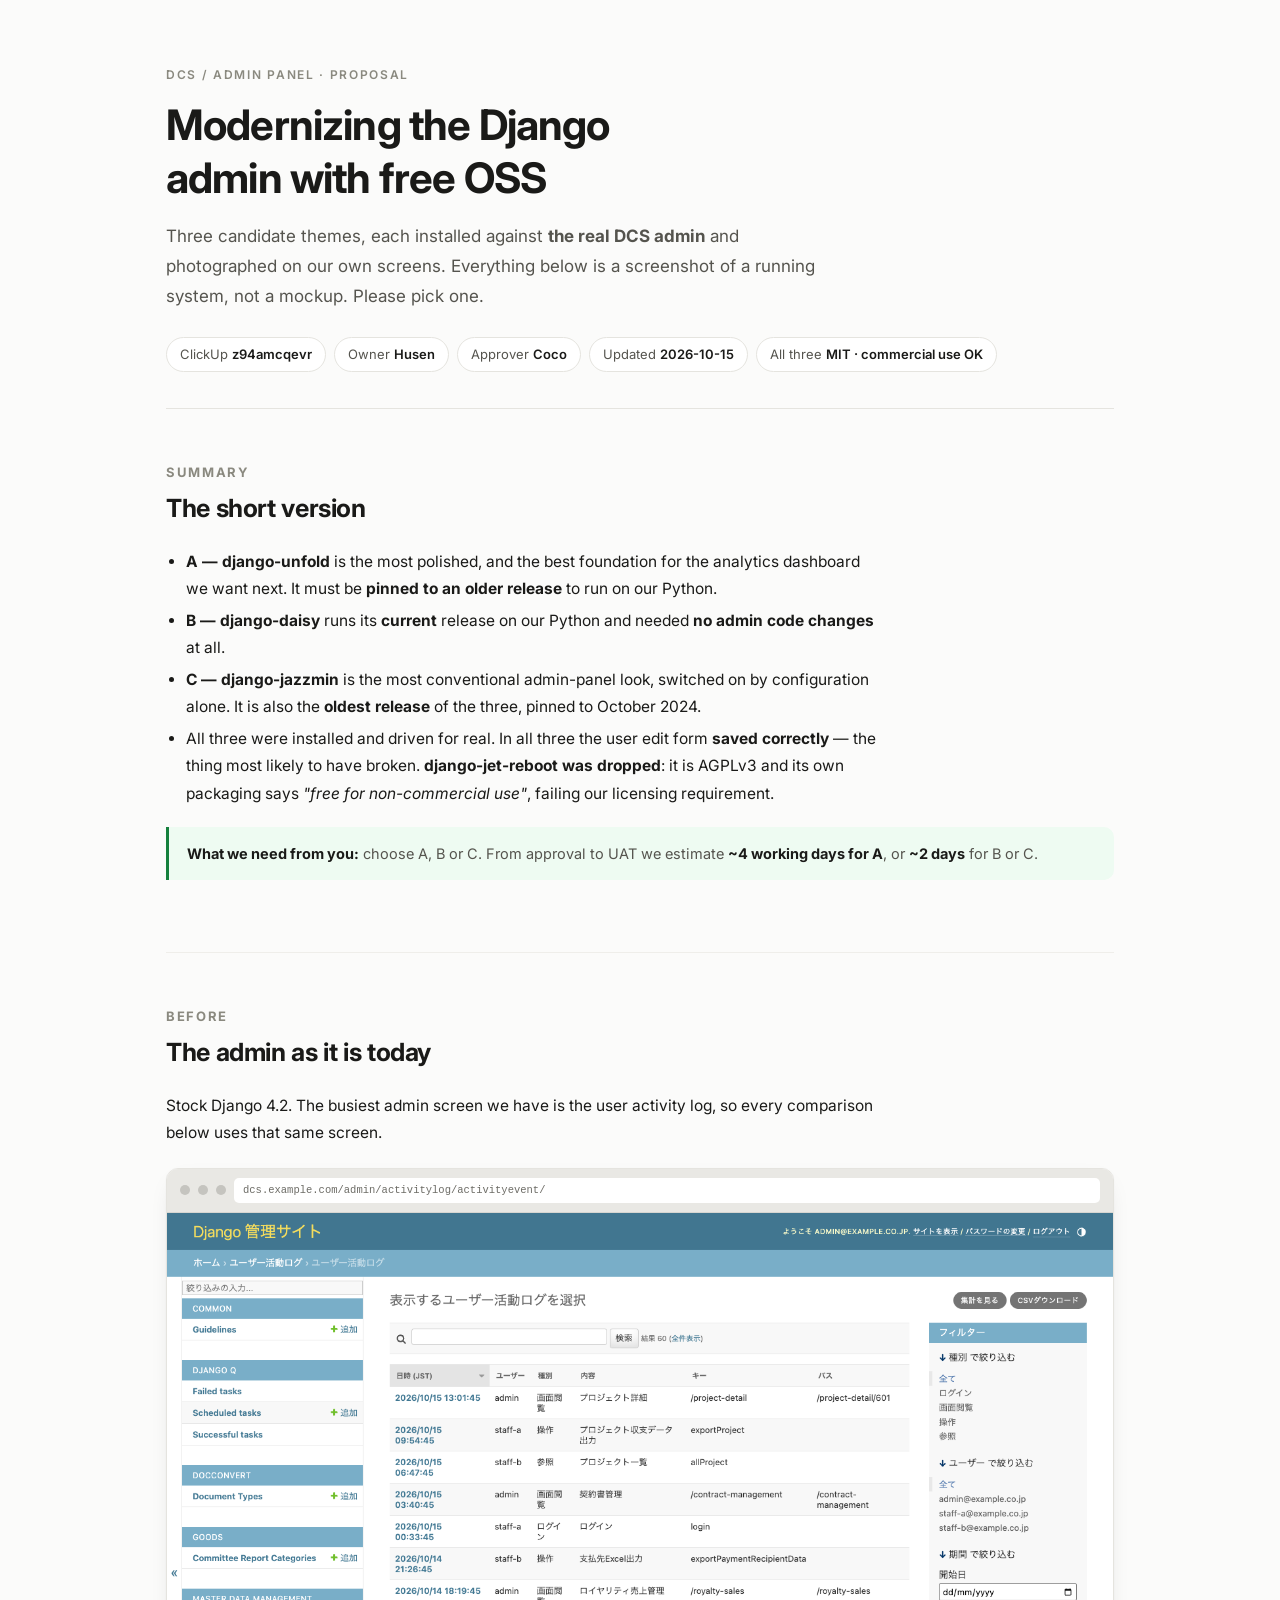
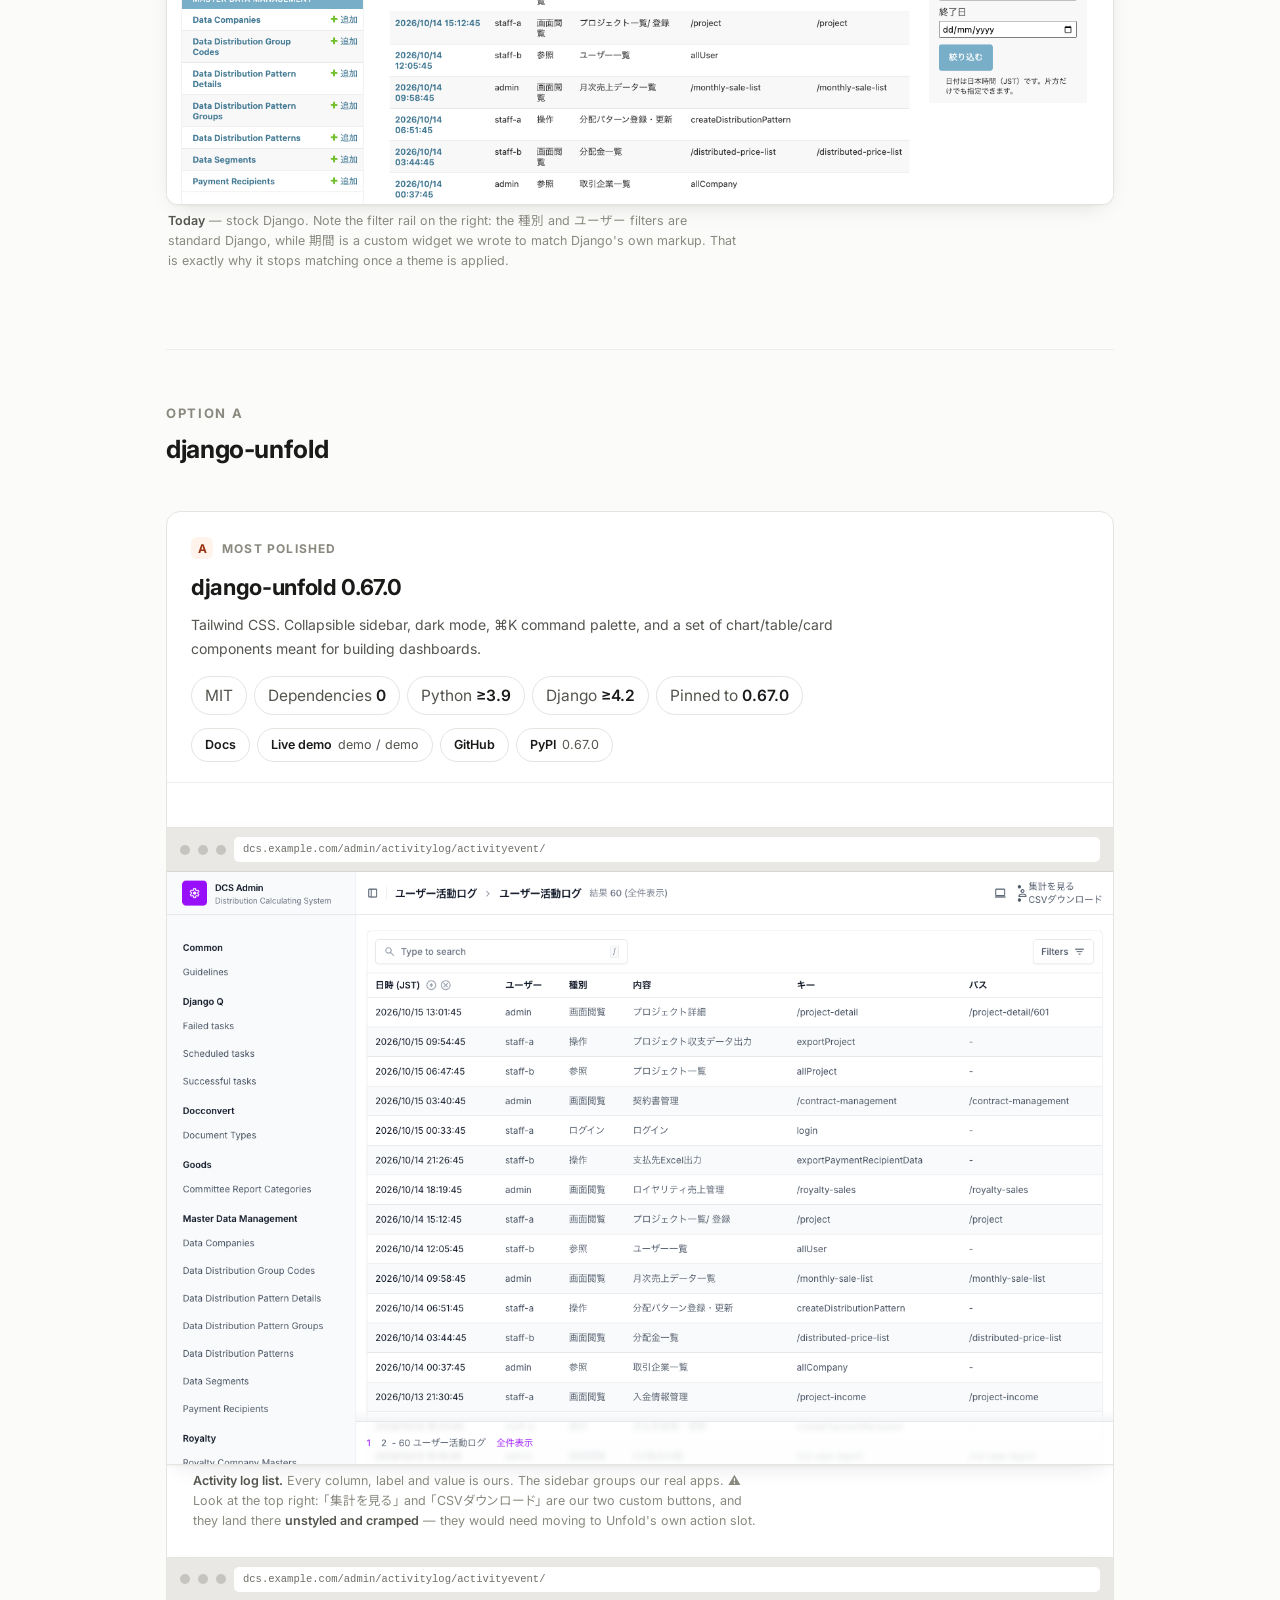
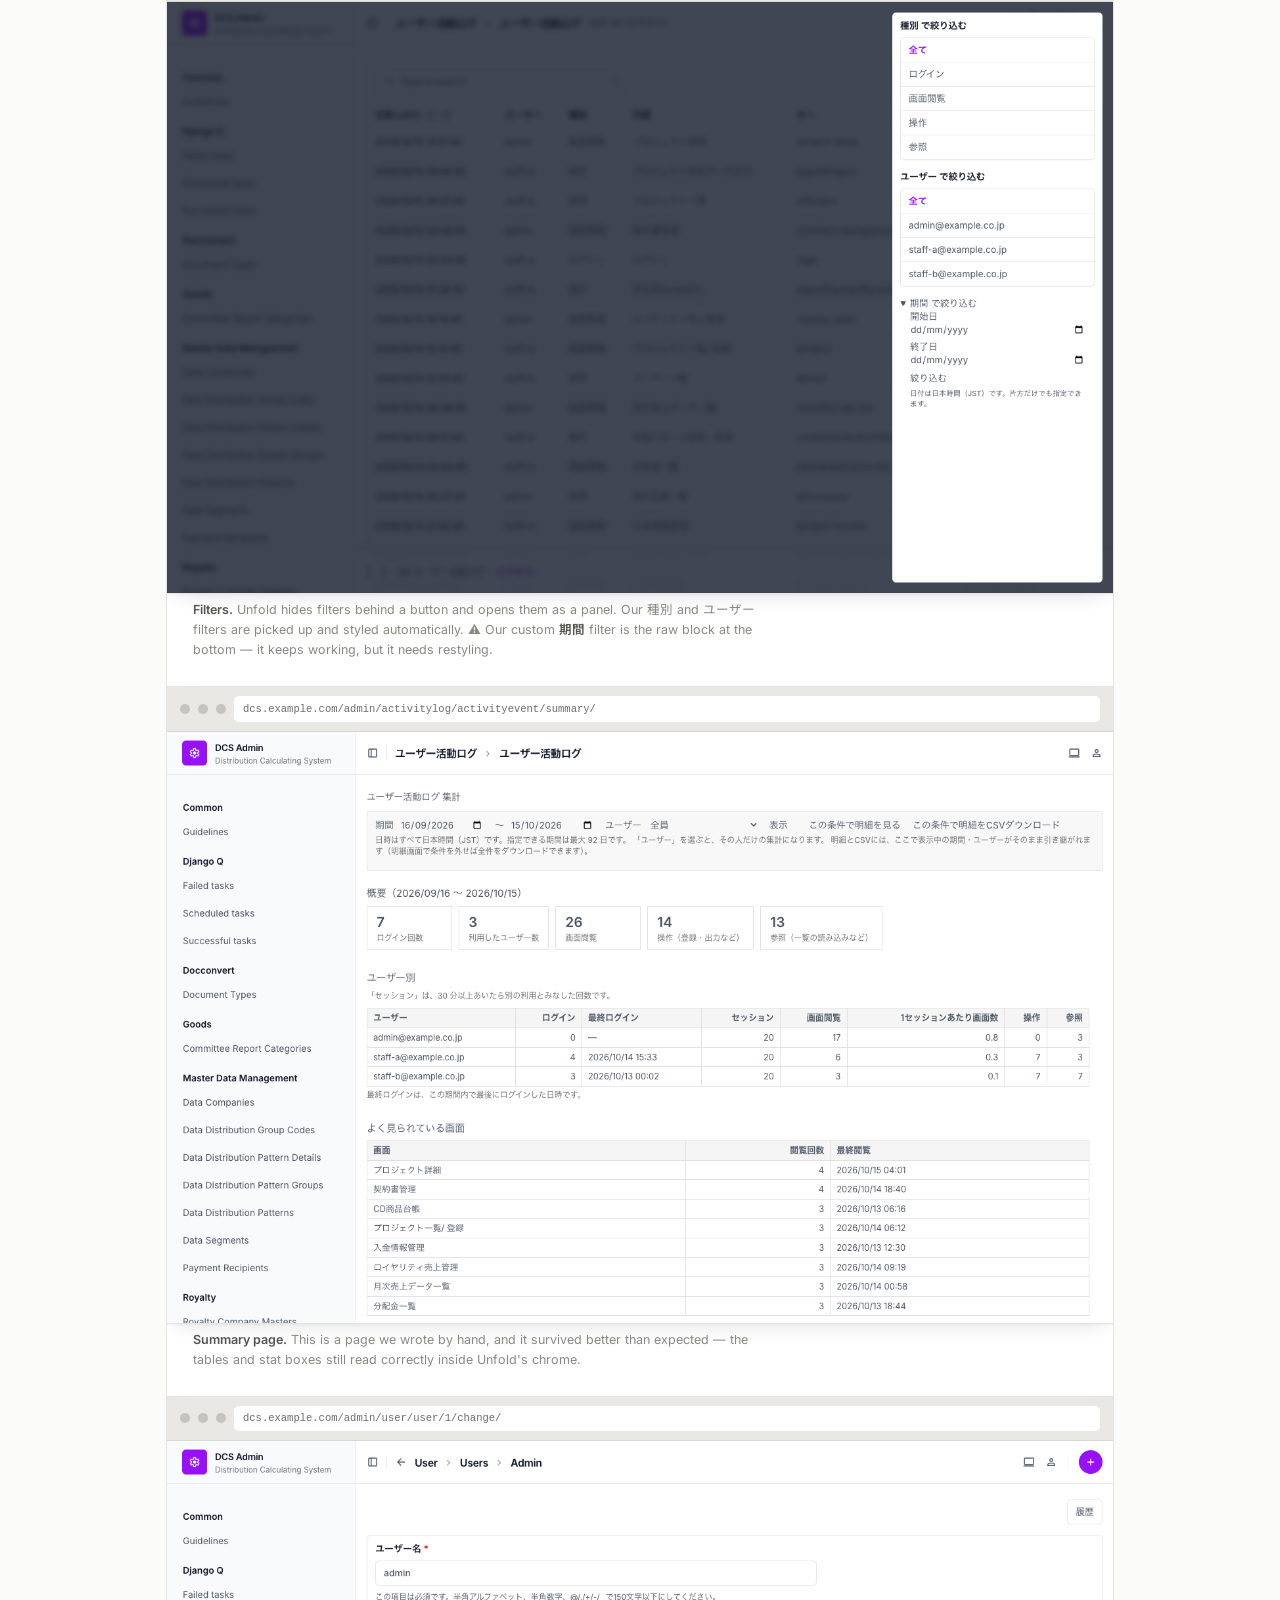
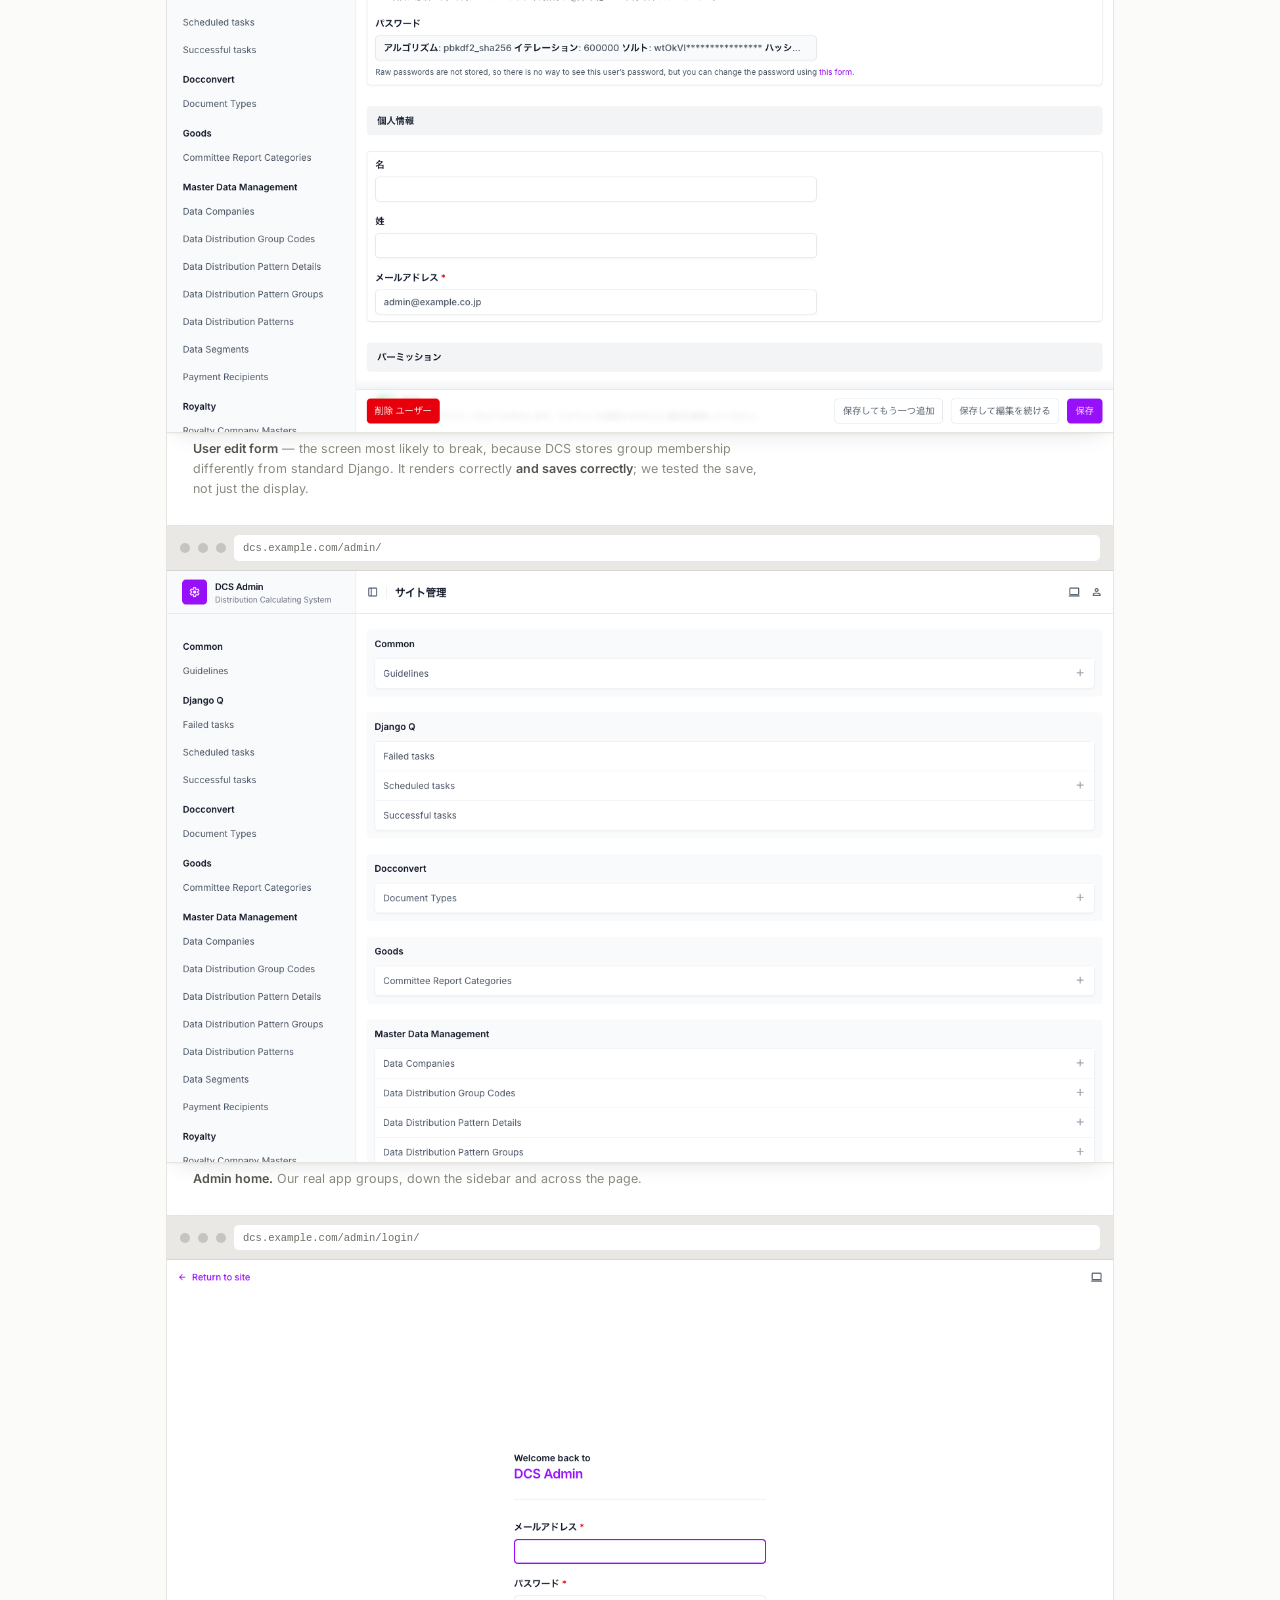
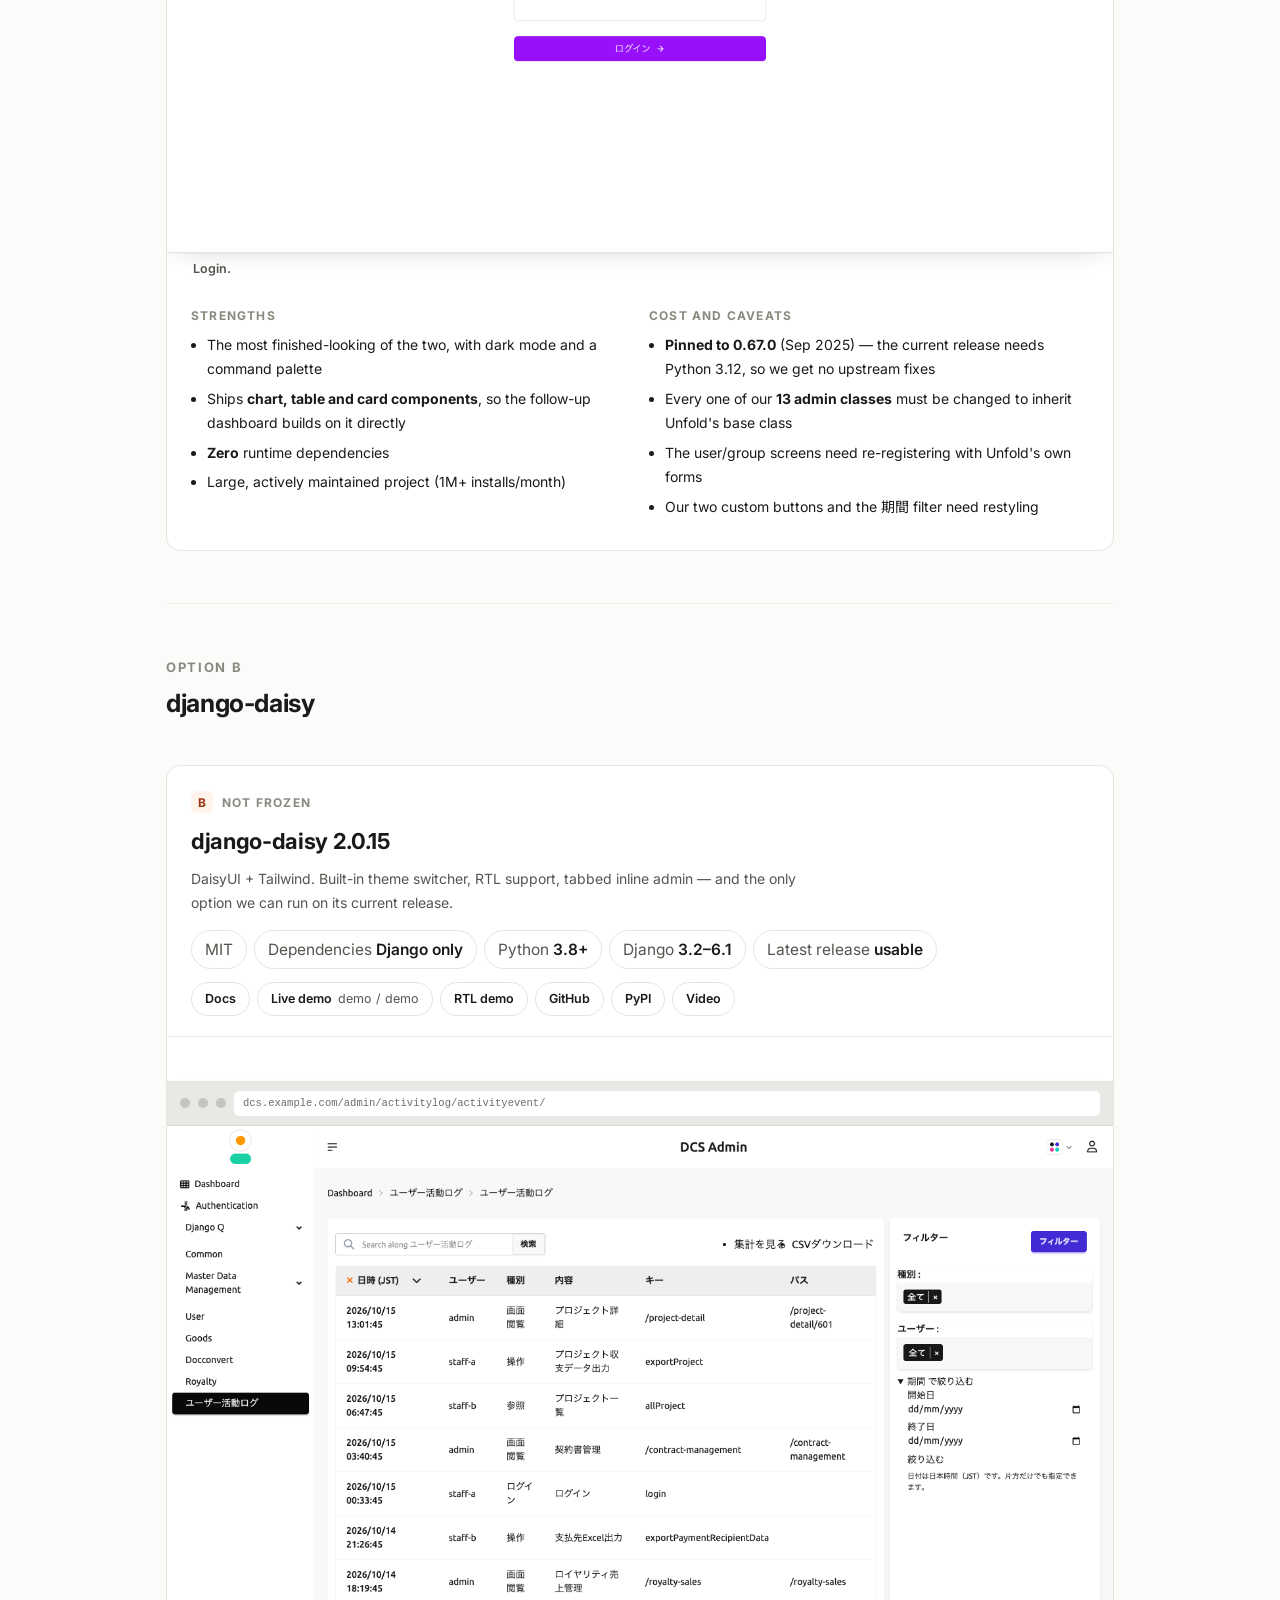
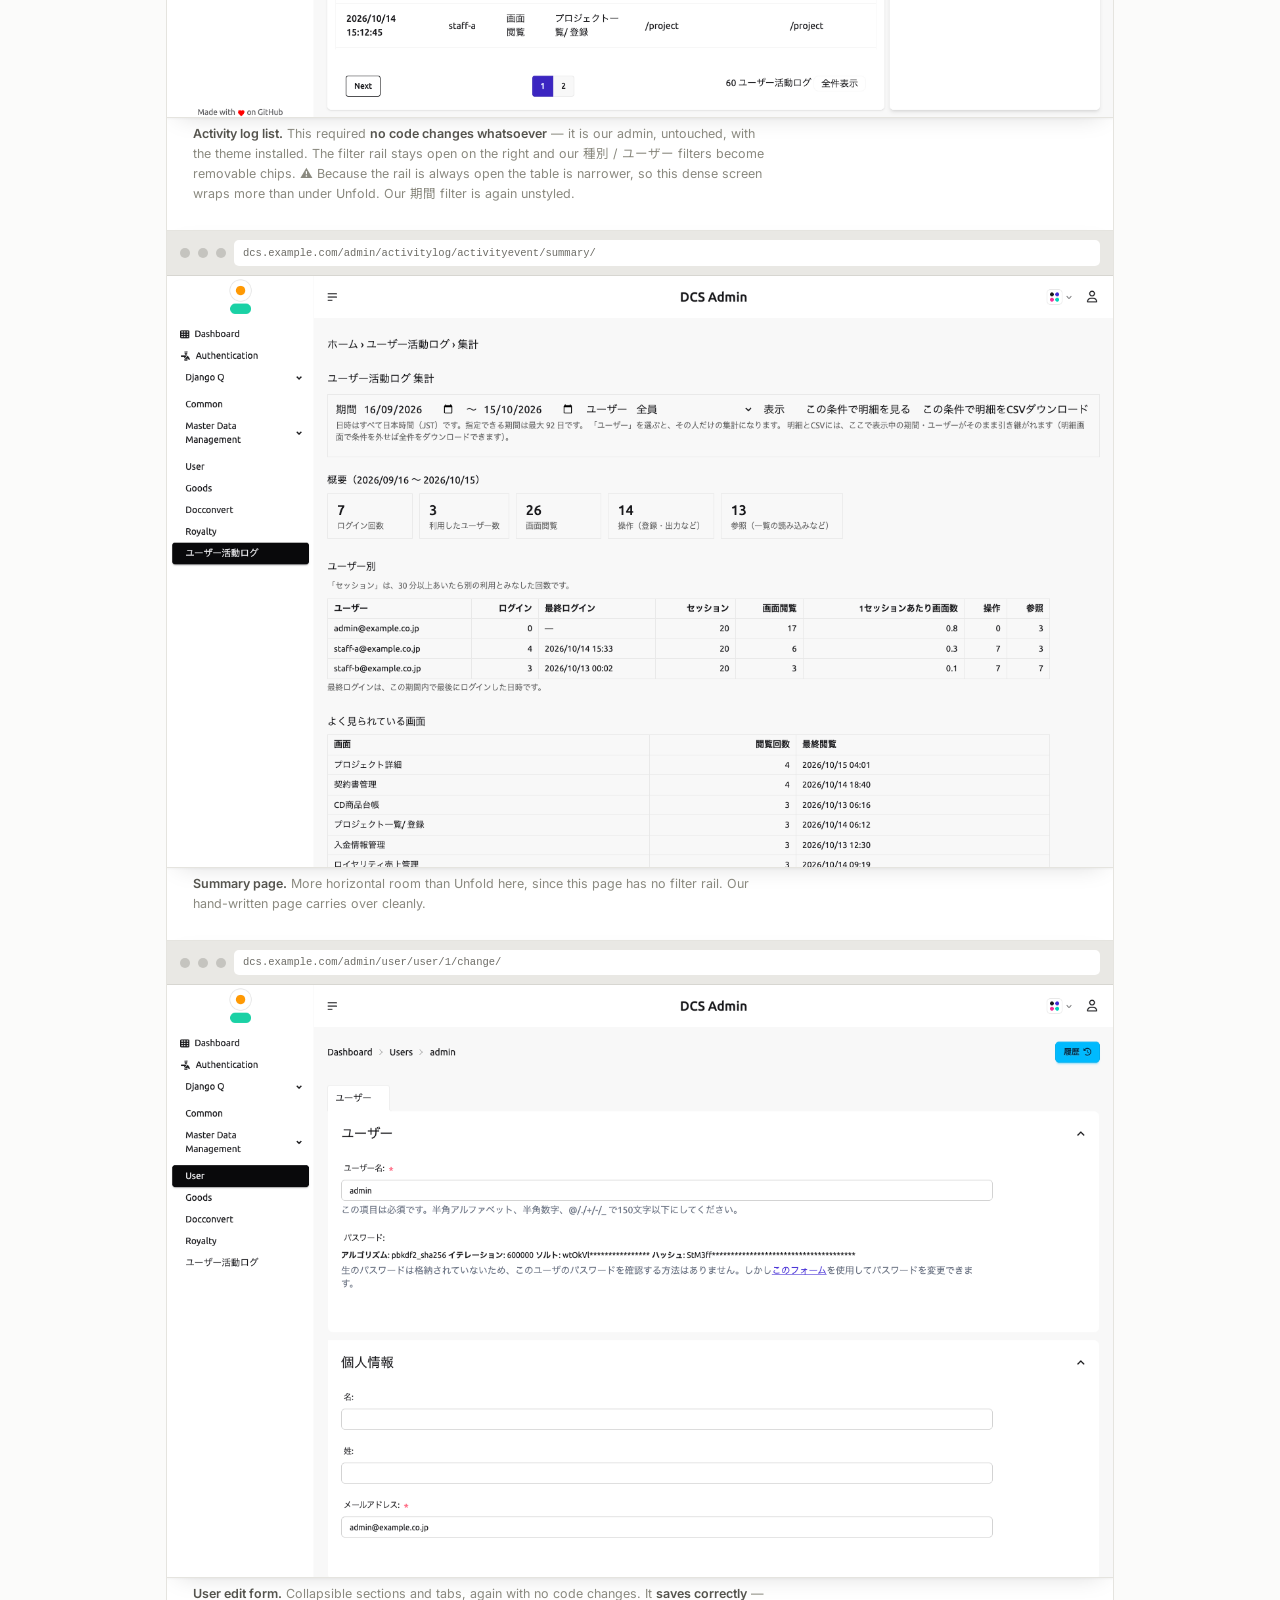
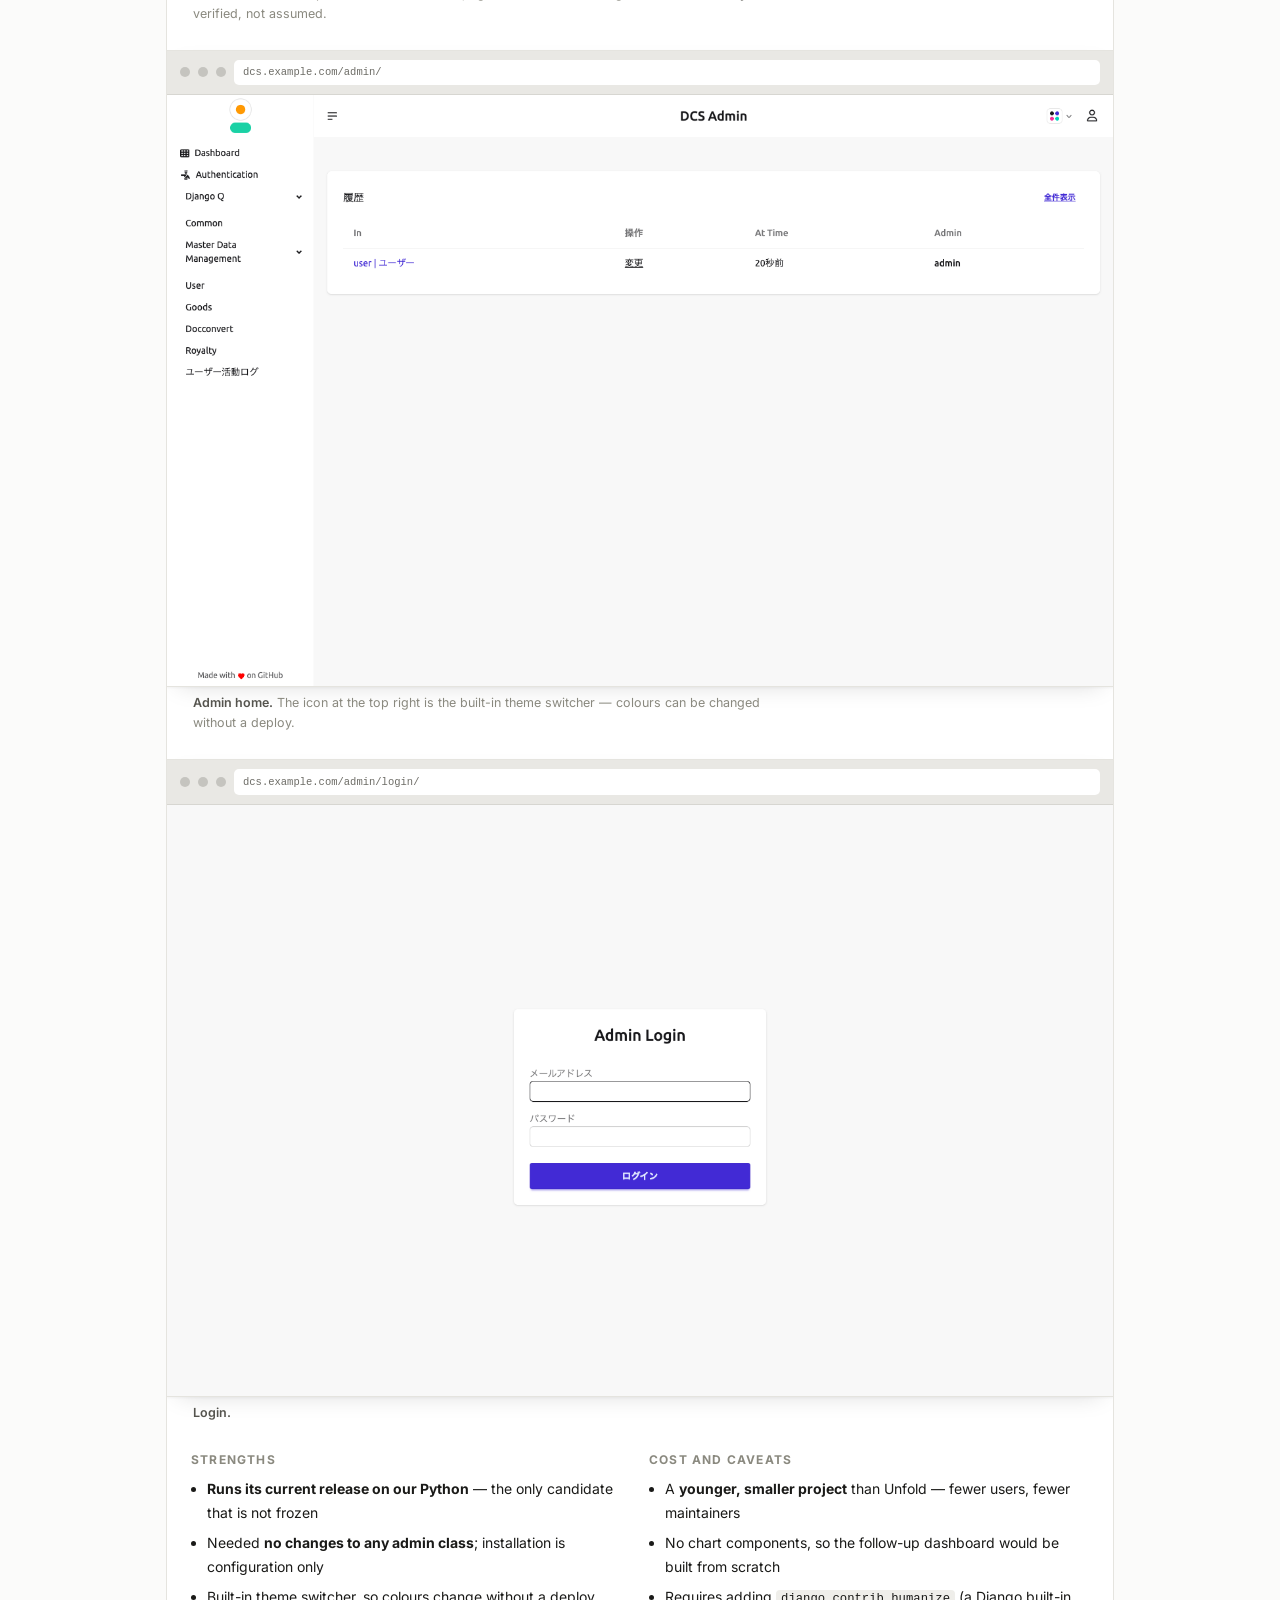
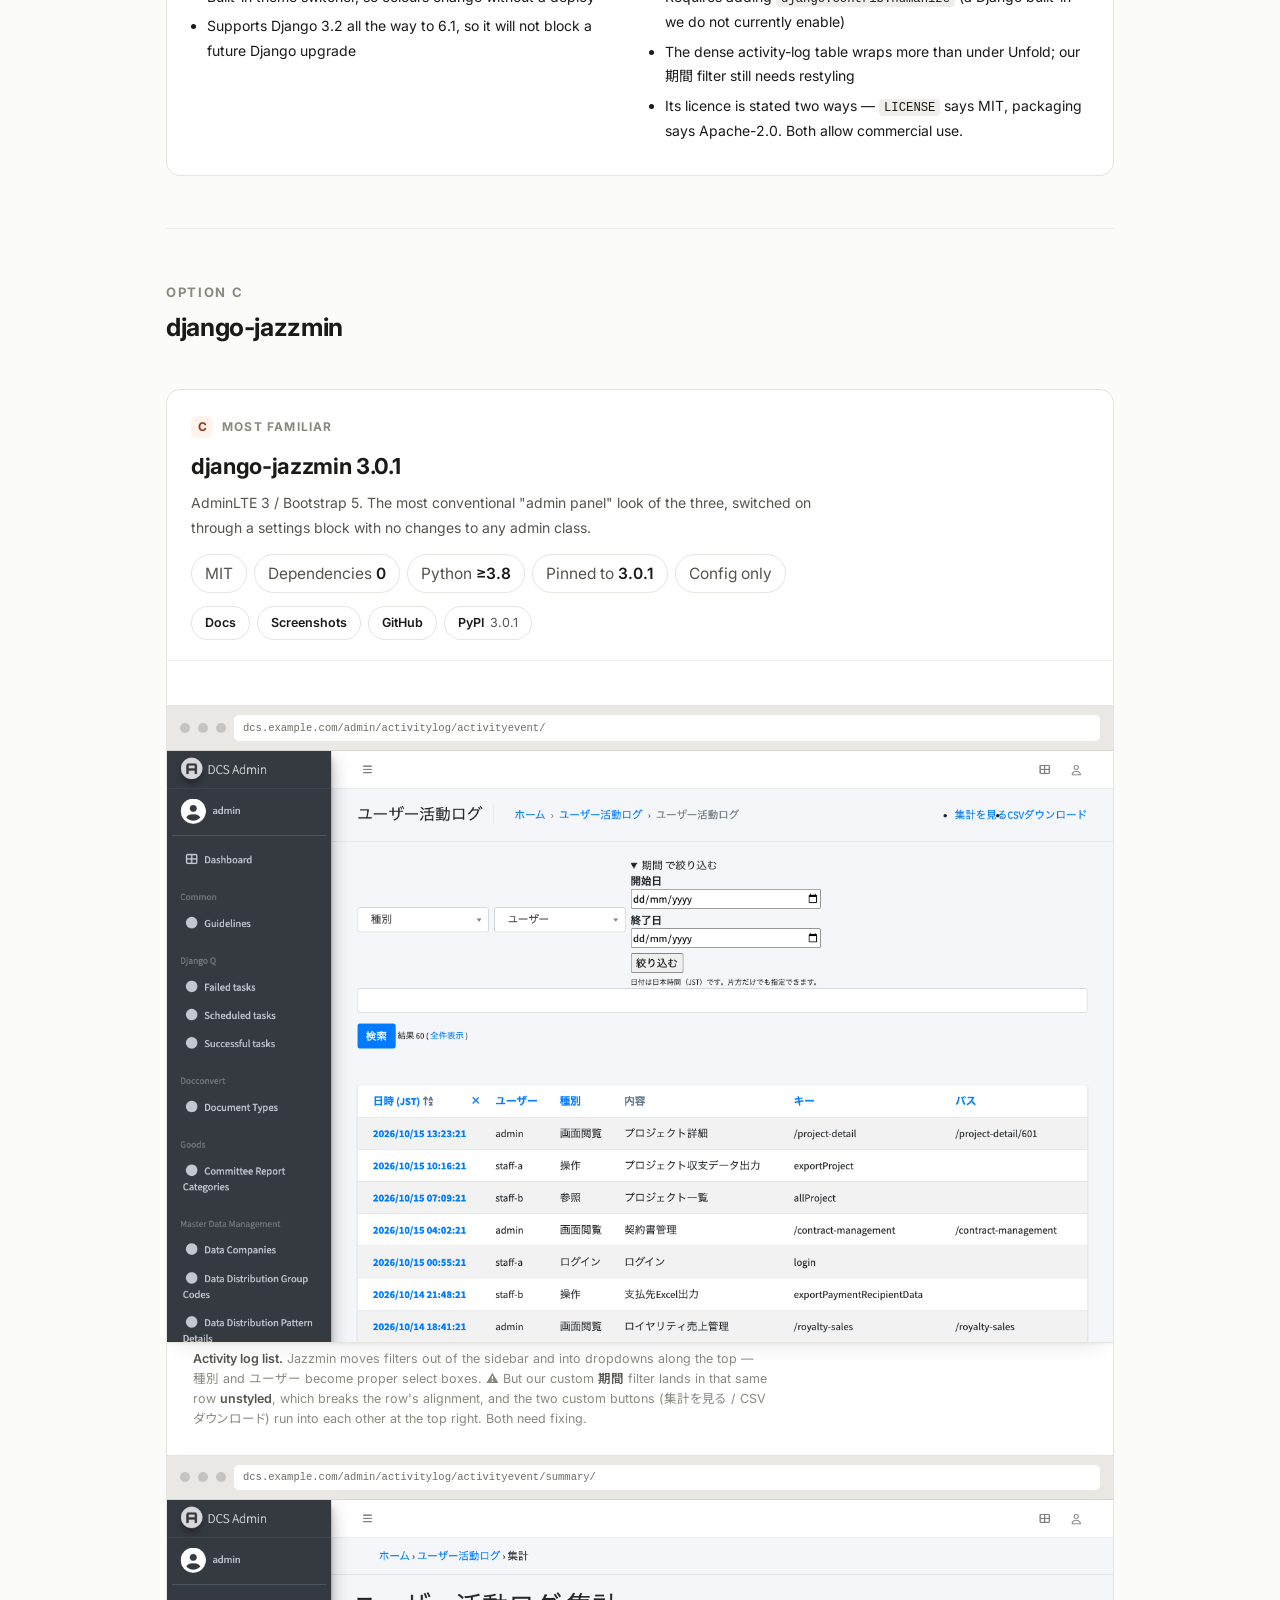
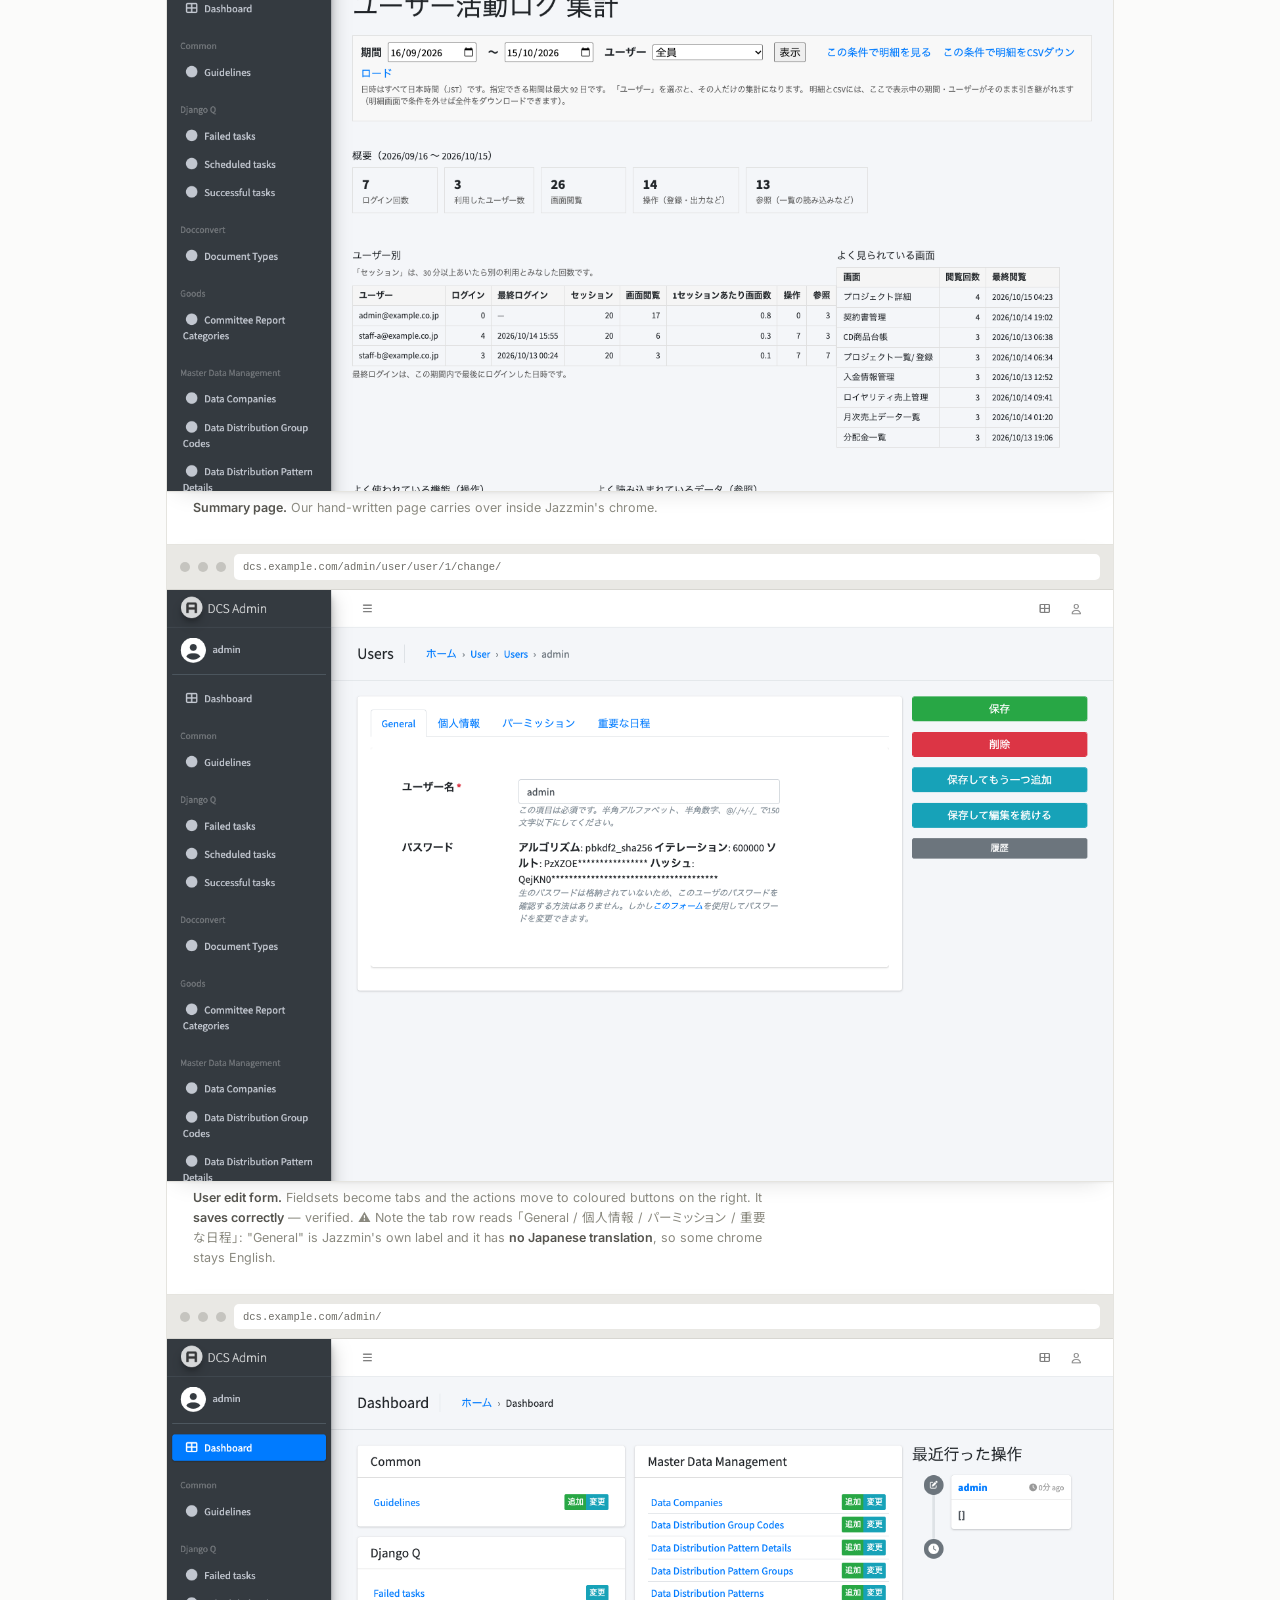
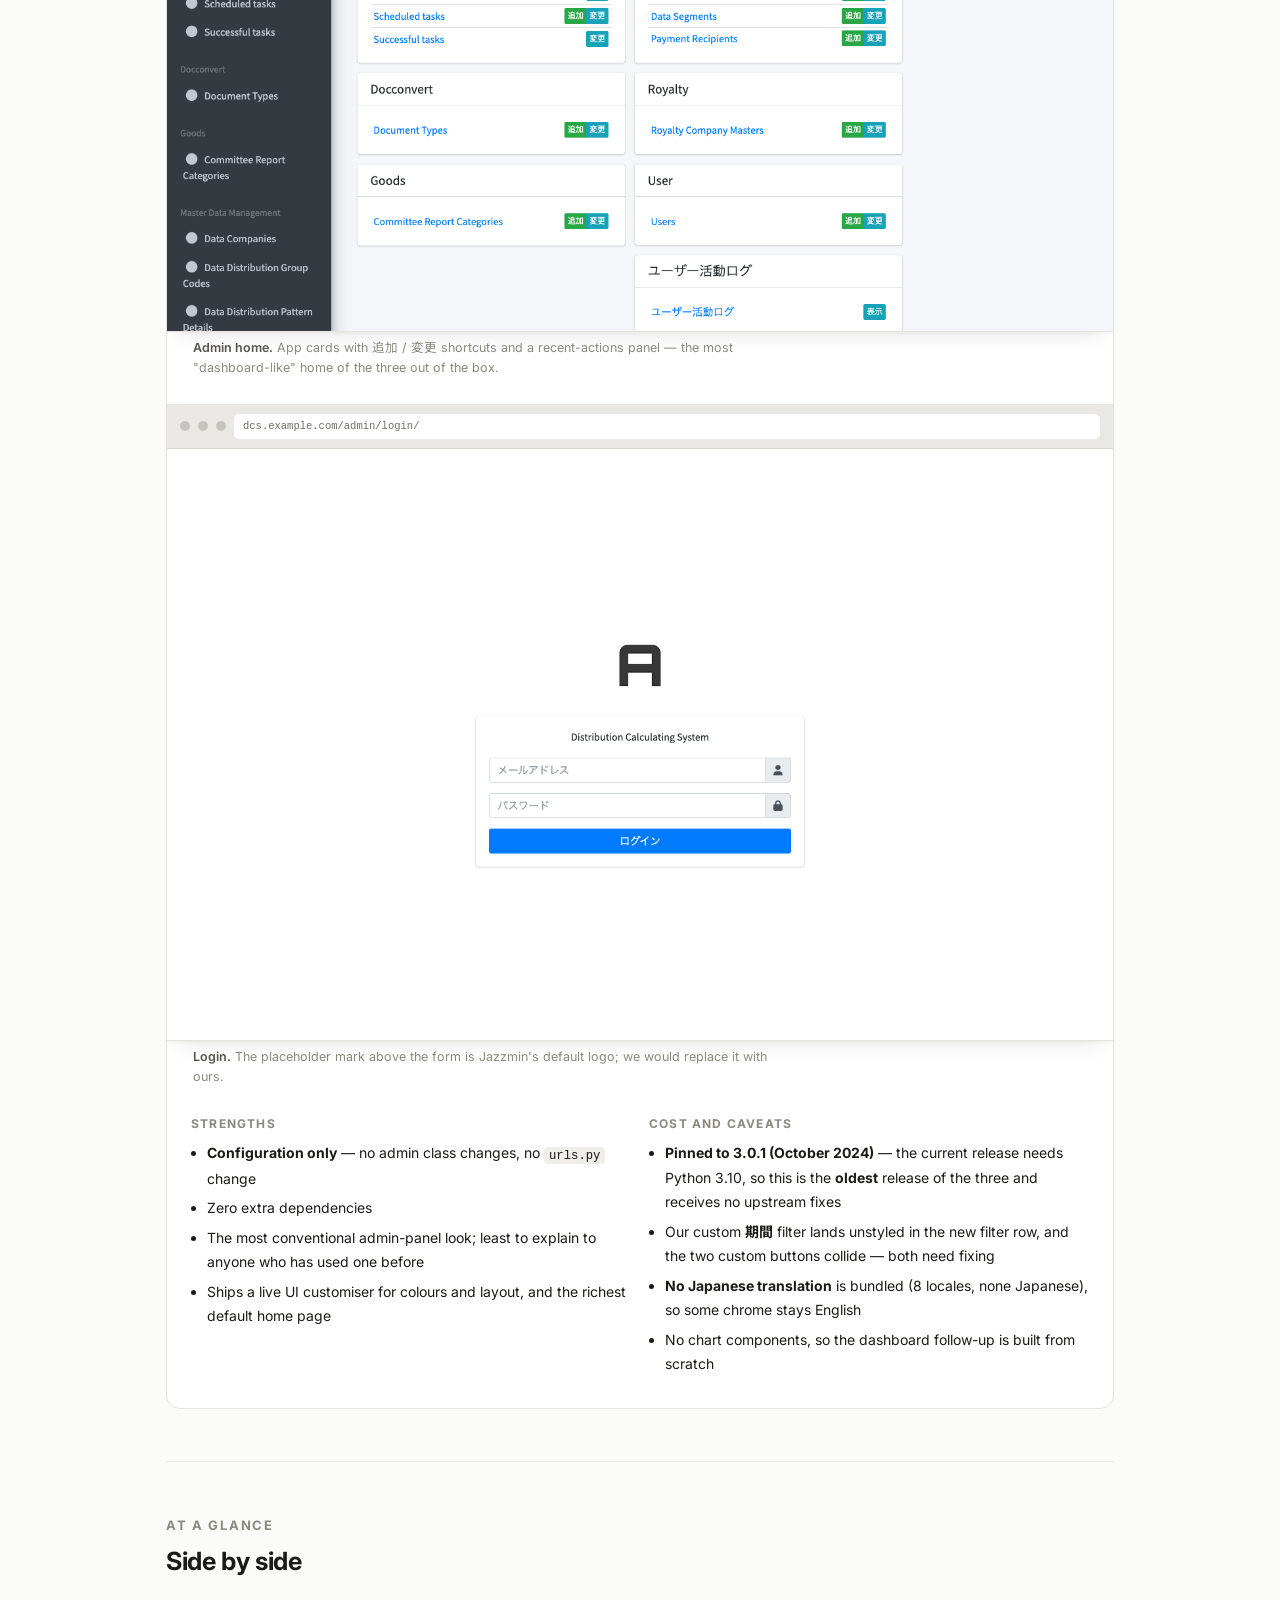
<file: index.html>
<!doctype html>
<html lang="en">
<head>
<meta charset="utf-8">
<meta name="viewport" content="width=device-width, initial-scale=1">
<title>DCS Admin UI — Three Proposals</title>
<meta name="description" content="Three proposals for modernizing the DCS Django admin with free, commercially-licensed open-source UI libraries, shown on real DCS screens.">
<link rel="icon" href="data:image/svg+xml,%3Csvg xmlns=%27http://www.w3.org/2000/svg%27 viewBox=%270 0 32 32%27%3E%3Crect width=%2732%27 height=%2732%27 rx=%277%27 fill=%27%239a3412%27/%3E%3Crect x=%277%27 y=%279%27 width=%2718%27 height=%273%27 rx=%271.5%27 fill=%27white%27/%3E%3Crect x=%277%27 y=%2715%27 width=%2712%27 height=%273%27 rx=%271.5%27 fill=%27white%27 opacity=%27.7%27/%3E%3Crect x=%277%27 y=%2721%27 width=%2715%27 height=%273%27 rx=%271.5%27 fill=%27white%27 opacity=%27.45%27/%3E%3C/svg%3E">
<link rel="preconnect" href="https://fonts.googleapis.com">
<link rel="preconnect" href="https://fonts.gstatic.com" crossorigin>
<link href="https://fonts.googleapis.com/css2?family=Noto+Sans+JP:wght@400;500;700&family=Inter:wght@400;500;600;700&display=swap" rel="stylesheet">
<style>
:root{
  --bg:#fbfbfa; --panel:#ffffff; --ink:#1a1a18; --ink-2:#55544e; --ink-3:#8a897f;
  --line:#e5e4df; --line-2:#efeeea;
  --accent:#9a3412; --accent-soft:#fff3ec;
  --ok:#15803d; --ok-soft:#eefbf2; --warn:#a16207; --warn-soft:#fdf8e7; --bad:#b91c1c; --bad-soft:#fdf0ef;
  --radius:10px;
  --mono:ui-monospace,SFMono-Regular,Menlo,monospace;
  --sans:'Inter','Noto Sans JP',-apple-system,BlinkMacSystemFont,'Hiragino Kaku Gothic ProN',sans-serif;
}
@media (prefers-color-scheme: dark){
:root:not([data-theme="light"]){
--bg:#17160f; --panel:#1f1e17; --ink:#f2f0e6; --ink-2:#b4b2a4; --ink-3:#84827a;
  --line:#343228; --line-2:#2a2821;
  --accent:#fb923c; --accent-soft:#2b1d11;
  --ok:#4ade80; --ok-soft:#14241a; --warn:#fbbf24; --warn-soft:#2a2211; --bad:#f87171; --bad-soft:#2a1615;
}}
:root[data-theme="dark"]{
  --bg:#17160f; --panel:#1f1e17; --ink:#f2f0e6; --ink-2:#b4b2a4; --ink-3:#84827a;
  --line:#343228; --line-2:#2a2821;
  --accent:#fb923c; --accent-soft:#2b1d11;
  --ok:#4ade80; --ok-soft:#14241a; --warn:#fbbf24; --warn-soft:#2a2211; --bad:#f87171; --bad-soft:#2a1615;
}
*{box-sizing:border-box}
html{-webkit-text-size-adjust:100%}
body{margin:0;background:var(--bg);color:var(--ink);font-family:var(--sans);
  font-size:15.5px;line-height:1.75;font-feature-settings:"palt" 1;}
.wrap{max-width:980px;margin:0 auto;padding:0 16px 120px}
a{color:var(--accent);text-decoration-thickness:1px;text-underline-offset:2px}

/* ---- masthead ---- */
header.top{padding:64px 0 36px;border-bottom:1px solid var(--line)}
.eyebrow{font-size:12px;letter-spacing:.14em;text-transform:uppercase;color:var(--ink-3);
  font-weight:600;margin:0 0 14px}
h1{font-size:clamp(28px,5vw,42px);line-height:1.25;margin:0 0 18px;letter-spacing:-.02em;font-weight:700}
.lede{font-size:17px;color:var(--ink-2);margin:0;max-width:62ch}
.meta{display:flex;flex-wrap:wrap;gap:8px;margin-top:26px;font-size:13px}
.chip{border:1px solid var(--line);background:var(--panel);border-radius:999px;
  padding:5px 13px;color:var(--ink-2);white-space:nowrap}
.chip b{color:var(--ink);font-weight:600}

/* ---- sections ---- */
section{padding:52px 0;border-bottom:1px solid var(--line-2)}
h2{font-size:13px;letter-spacing:.13em;text-transform:uppercase;color:var(--ink-3);
  font-weight:700;margin:0 0 8px}
h2 + .h2sub{font-size:25px;font-weight:700;letter-spacing:-.015em;margin:0 0 22px;line-height:1.35}
h3{font-size:18px;margin:34px 0 10px;font-weight:600;letter-spacing:-.01em}
p{margin:0 0 15px;max-width:72ch}
ul{margin:0 0 15px;padding-left:1.3em;max-width:72ch}
li{margin:5px 0}
code{font-family:var(--mono);font-size:.875em;background:var(--line-2);
  padding:.14em .4em;border-radius:4px}

/* ---- callouts ---- */
.note{border-left:3px solid var(--line);background:var(--panel);padding:14px 18px;
  border-radius:0 var(--radius) var(--radius) 0;margin:20px 0;font-size:14.5px;color:var(--ink-2)}
.note b{color:var(--ink)}
.note.warn{border-left-color:var(--warn);background:var(--warn-soft)}
.note.bad{border-left-color:var(--bad);background:var(--bad-soft)}
.note.ok{border-left-color:var(--ok);background:var(--ok-soft)}

/* ---- tables ---- */
.tscroll{overflow-x:auto;margin:20px 0;border:1px solid var(--line);border-radius:var(--radius);background:var(--panel)}
.tscroll table{width:100%;border-collapse:collapse;font-size:14px;min-width:560px}
.tscroll th,.tscroll td{text-align:left;padding:11px 14px;border-bottom:1px solid var(--line-2);vertical-align:top}
.tscroll thead th{background:var(--line-2);font-weight:600;font-size:12.5px;color:var(--ink-2);
  letter-spacing:.02em;white-space:nowrap}
.tscroll tbody tr:last-child td{border-bottom:0}
.tscroll td.num{font-family:var(--mono);font-size:13px;white-space:nowrap}
.tag{display:inline-block;font-size:11.5px;font-weight:600;padding:2px 8px;border-radius:5px;white-space:nowrap}
.tag.ok{background:var(--ok-soft);color:var(--ok)}
.tag.warn{background:var(--warn-soft);color:var(--warn)}
.tag.bad{background:var(--bad-soft);color:var(--bad)}

/* ---- candidate cards ---- */
.cand{margin:44px 0 0;border:1px solid var(--line);border-radius:14px;background:var(--panel);overflow:hidden}
.cand > .hd{padding:22px 24px 20px;border-bottom:1px solid var(--line-2)}
.cand .rank{display:inline-flex;align-items:center;gap:9px;font-size:12px;font-weight:700;
  letter-spacing:.1em;text-transform:uppercase;color:var(--ink-3);margin-bottom:9px}
.cand .rank .dot{width:22px;height:22px;border-radius:6px;display:grid;place-items:center;
  background:var(--accent-soft);color:var(--accent);font-size:12px;letter-spacing:0}
.cand h3{margin:0 0 6px;font-size:22px;font-weight:700;letter-spacing:-.015em}
.cand .sub{font-size:14px;color:var(--ink-2);margin:0}
.cand .body{padding:22px 24px 26px}
.badges{display:flex;flex-wrap:wrap;gap:7px;margin-top:14px}
.pros{display:grid;gap:18px;grid-template-columns:1fr 1fr;margin-top:22px}
@media(max-width:640px){.pros{grid-template-columns:1fr}}
.pros h4{margin:0 0 7px;font-size:12px;letter-spacing:.1em;text-transform:uppercase;color:var(--ink-3)}
.pros ul{margin:0;padding-left:1.15em;font-size:14px}
.rec{background:var(--accent-soft);border:1px solid color-mix(in srgb,var(--accent) 24%,transparent);
  border-radius:var(--radius);padding:15px 18px;margin-top:22px;font-size:14.5px}
.rec b{color:var(--accent)}

/* =======================================================
   SCREENSHOT FIGURES — real captures, not mockups
   ======================================================= */
.shot{margin:22px 0 6px;border:1px solid var(--line);border-radius:12px;overflow:hidden;
  box-shadow:0 1px 2px rgba(0,0,0,.04),0 8px 24px -12px rgba(0,0,0,.18);background:#fff}
.shot .bar{display:flex;align-items:center;gap:8px;padding:9px 13px;background:#e9e8e4;
  border-bottom:1px solid #d7d6d1}
.shot .bar i{width:10px;height:10px;border-radius:50%;background:#c5c4bf;display:block;flex:none}
.shot .bar .url{flex:1;background:#fff;border-radius:5px;font-family:var(--mono);font-size:10.5px;
  color:#6d6c66;padding:3.5px 9px;white-space:nowrap;overflow:hidden;text-overflow:ellipsis}
.shot img{display:block;width:100%;height:auto}
.cap{font-size:12.5px;color:var(--ink-3);margin:0 0 26px;padding-left:2px;line-height:1.6}
.cap b{color:var(--ink-2);font-weight:600}
.cand .body > .shot{margin-left:-24px;margin-right:-24px;border-left:0;border-right:0;border-radius:0}
@media(max-width:640px){.cand .body{padding-left:14px;padding-right:14px}
 .cand .body > .shot{margin-left:-14px;margin-right:-14px}}

/* link row under each option heading */
.links{display:flex;flex-wrap:wrap;gap:7px;margin-top:13px}
.links a{display:inline-flex;align-items:center;gap:6px;border:1px solid var(--line);
  background:var(--panel);border-radius:999px;padding:5px 13px;font-size:12.5px;
  text-decoration:none;color:var(--ink-2);white-space:nowrap}
.links a:hover{border-color:var(--accent);color:var(--accent)}
.links a b{color:var(--ink);font-weight:600}

/* verdict strip */
.verdict{display:grid;gap:10px;grid-template-columns:1fr 1fr;margin:22px 0}
@media(max-width:640px){.verdict{grid-template-columns:1fr}}
.verdict div{border:1px solid var(--line);border-radius:var(--radius);padding:13px 16px;
  background:var(--panel);font-size:14px}
.verdict .k{font-size:11.5px;letter-spacing:.08em;text-transform:uppercase;color:var(--ink-3);
  font-weight:600;margin-bottom:5px}
</style>
</head>
<body>
<div class="wrap">
<header class="top">
  <p class="eyebrow">DCS / Admin panel · Proposal</p>
  <h1>Modernizing the Django<br>admin with free OSS</h1>
  <p class="lede">Three candidate themes, each installed against <b>the real DCS admin</b> and
  photographed on our own screens. Everything below is a screenshot of a running system, not a mockup.
  Please pick one.</p>
  <div class="meta">
    <span class="chip">ClickUp <b>z94amcqevr</b></span>
    <span class="chip">Owner <b>Husen</b></span>
    <span class="chip">Approver <b>Coco</b></span>
    <span class="chip">Updated <b>2026-10-15</b></span>
    <span class="chip">All three <b>MIT · commercial use OK</b></span>
  </div>
</header>

<section>
  <h2>Summary</h2>
  <p class="h2sub">The short version</p>
  <ul>
    <li><b>A — django-unfold</b> is the most polished, and the best foundation for the analytics dashboard
      we want next. It must be <b>pinned to an older release</b> to run on our Python.</li>
    <li><b>B — django-daisy</b> runs its <b>current</b> release on our Python and needed <b>no admin code
      changes</b> at all.</li>
    <li><b>C — django-jazzmin</b> is the most conventional admin-panel look, switched on by configuration
      alone. It is also the <b>oldest release</b> of the three, pinned to October 2024.</li>
    <li>All three were installed and driven for real. In all three the user edit form <b>saved correctly</b> —
      the thing most likely to have broken. <b>django-jet-reboot was dropped</b>: it is AGPLv3 and its own
      packaging says <i>"free for non-commercial use"</i>, failing our licensing requirement.</li>
  </ul>
  <div class="note ok"><b>What we need from you:</b> choose A, B or C. From approval to UAT we estimate
  <b>~4 working days for A</b>, or <b>~2 days</b> for B or C.</div>
</section>

<section>
  <h2>Before</h2>
  <p class="h2sub">The admin as it is today</p>
  <p>Stock Django 4.2. The busiest admin screen we have is the user activity log, so every comparison
  below uses that same screen.</p>
  <div class="shot"><div class="bar"><i></i><i></i><i></i>
    <div class="url">dcs.example.com/admin/activitylog/activityevent/</div></div>
    <img src="images/stock-list.png" alt="The current stock Django admin showing the user activity log list"></div>
  <p class="cap"><b>Today</b> — stock Django. Note the filter rail on the right: the 種別 and ユーザー filters
  are standard Django, while 期間 is a custom widget we wrote to match Django's own markup. That is exactly
  why it stops matching once a theme is applied.</p>
</section>

<section>
  <h2>Option A</h2>
  <p class="h2sub">django-unfold</p>

  <div class="cand">
    <div class="hd">
      <div class="rank"><span class="dot">A</span>Most polished</div>
      <h3>django-unfold 0.67.0</h3>
      <p class="sub">Tailwind CSS. Collapsible sidebar, dark mode, ⌘K command palette, and a set of
      chart/table/card components meant for building dashboards.</p>
      <div class="badges">
        <span class="chip">MIT</span><span class="chip">Dependencies <b>0</b></span>
        <span class="chip">Python <b>≥3.9</b></span><span class="chip">Django <b>≥4.2</b></span>
        <span class="chip warn">Pinned to <b>0.67.0</b></span>
      </div>
      <div class="links">
        <a href="https://unfoldadmin.com/docs/"><b>Docs</b></a>
        <a href="https://demo.unfoldadmin.com/"><b>Live demo</b> demo / demo</a>
        <a href="https://github.com/unfoldadmin/django-unfold"><b>GitHub</b></a>
        <a href="https://pypi.org/project/django-unfold/0.67.0/"><b>PyPI</b> 0.67.0</a>
      </div>
    </div>
    <div class="body">
      <div class="shot"><div class="bar"><i></i><i></i><i></i>
        <div class="url">dcs.example.com/admin/activitylog/activityevent/</div></div>
        <img src="images/unfold-list.png" alt="DCS activity log list rendered by django-unfold"></div>
      <p class="cap"><b>Activity log list.</b> Every column, label and value is ours. The sidebar groups our
      real apps. ⚠️ Look at the top right: 「集計を見る」 and 「CSVダウンロード」 are our two custom buttons, and
      they land there <b>unstyled and cramped</b> — they would need moving to Unfold's own action slot.</p>

      <div class="shot"><div class="bar"><i></i><i></i><i></i>
        <div class="url">dcs.example.com/admin/activitylog/activityevent/</div></div>
        <img src="images/unfold-filters.png" alt="Unfold's filter panel showing our three filters"></div>
      <p class="cap"><b>Filters.</b> Unfold hides filters behind a button and opens them as a panel. Our
      種別 and ユーザー filters are picked up and styled automatically. ⚠️ Our custom <b>期間</b> filter is the
      raw block at the bottom — it keeps working, but it needs restyling.</p>

      <div class="shot"><div class="bar"><i></i><i></i><i></i>
        <div class="url">dcs.example.com/admin/activitylog/activityevent/summary/</div></div>
        <img src="images/unfold-summary.png" alt="The activity log summary page under django-unfold"></div>
      <p class="cap"><b>Summary page.</b> This is a page we wrote by hand, and it survived better than
      expected — the tables and stat boxes still read correctly inside Unfold's chrome.</p>

      <div class="shot"><div class="bar"><i></i><i></i><i></i>
        <div class="url">dcs.example.com/admin/user/user/1/change/</div></div>
        <img src="images/unfold-userform.png" alt="The user edit form under django-unfold"></div>
      <p class="cap"><b>User edit form</b> — the screen most likely to break, because DCS stores group
      membership differently from standard Django. It renders correctly <b>and saves correctly</b>; we
      tested the save, not just the display.</p>

      <div class="shot"><div class="bar"><i></i><i></i><i></i>
        <div class="url">dcs.example.com/admin/</div></div>
        <img src="images/unfold-index.png" alt="The admin home page under django-unfold"></div>
      <p class="cap"><b>Admin home.</b> Our real app groups, down the sidebar and across the page.</p>

      <div class="shot"><div class="bar"><i></i><i></i><i></i>
        <div class="url">dcs.example.com/admin/login/</div></div>
        <img src="images/unfold-login.png" alt="The login screen under django-unfold"></div>
      <p class="cap"><b>Login.</b></p>

      <div class="pros">
        <div><h4>Strengths</h4><ul>
          <li>The most finished-looking of the two, with dark mode and a command palette</li>
          <li>Ships <b>chart, table and card components</b>, so the follow-up dashboard builds on it directly</li>
          <li><b>Zero</b> runtime dependencies</li>
          <li>Large, actively maintained project (1M+ installs/month)</li>
        </ul></div>
        <div><h4>Cost and caveats</h4><ul>
          <li><b>Pinned to 0.67.0</b> (Sep 2025) — the current release needs Python 3.12, so we get no upstream fixes</li>
          <li>Every one of our <b>13 admin classes</b> must be changed to inherit Unfold's base class</li>
          <li>The user/group screens need re-registering with Unfold's own forms</li>
          <li>Our two custom buttons and the 期間 filter need restyling</li>
        </ul></div>
      </div>
    </div>
  </div>
</section>

<section>
  <h2>Option B</h2>
  <p class="h2sub">django-daisy</p>

  <div class="cand">
    <div class="hd">
      <div class="rank"><span class="dot">B</span>Not frozen</div>
      <h3>django-daisy 2.0.15</h3>
      <p class="sub">DaisyUI + Tailwind. Built-in theme switcher, RTL support, tabbed inline admin —
      and the only option we can run on its current release.</p>
      <div class="badges">
        <span class="chip">MIT</span><span class="chip">Dependencies <b>Django only</b></span>
        <span class="chip ok">Python <b>3.8+</b></span><span class="chip">Django <b>3.2–6.1</b></span>
        <span class="chip ok">Latest release <b>usable</b></span>
      </div>
      <div class="links">
        <a href="https://hypy13.github.io/django-daisy-docs/"><b>Docs</b></a>
        <a href="https://hypy13-django-daisy.hf.space/admin/"><b>Live demo</b> demo / demo</a>
        <a href="https://hypy13-django-daisy.hf.space/fa/admin/"><b>RTL demo</b></a>
        <a href="https://github.com/hypy13/django-daisy"><b>GitHub</b></a>
        <a href="https://pypi.org/project/django-daisy/"><b>PyPI</b></a>
        <a href="https://www.youtube.com/watch?v=WEKTXu1la9M"><b>Video</b></a>
      </div>
    </div>
    <div class="body">
      <div class="shot"><div class="bar"><i></i><i></i><i></i>
        <div class="url">dcs.example.com/admin/activitylog/activityevent/</div></div>
        <img src="images/daisy-list.png" alt="DCS activity log list rendered by django-daisy"></div>
      <p class="cap"><b>Activity log list.</b> This required <b>no code changes whatsoever</b> — it is our
      admin, untouched, with the theme installed. The filter rail stays open on the right and our 種別 /
      ユーザー filters become removable chips. ⚠️ Because the rail is always open the table is narrower, so
      this dense screen wraps more than under Unfold. Our 期間 filter is again unstyled.</p>

      <div class="shot"><div class="bar"><i></i><i></i><i></i>
        <div class="url">dcs.example.com/admin/activitylog/activityevent/summary/</div></div>
        <img src="images/daisy-summary.png" alt="The activity log summary page under django-daisy"></div>
      <p class="cap"><b>Summary page.</b> More horizontal room than Unfold here, since this page has no
      filter rail. Our hand-written page carries over cleanly.</p>

      <div class="shot"><div class="bar"><i></i><i></i><i></i>
        <div class="url">dcs.example.com/admin/user/user/1/change/</div></div>
        <img src="images/daisy-userform.png" alt="The user edit form under django-daisy"></div>
      <p class="cap"><b>User edit form.</b> Collapsible sections and tabs, again with no code changes.
      It <b>saves correctly</b> — verified, not assumed.</p>

      <div class="shot"><div class="bar"><i></i><i></i><i></i>
        <div class="url">dcs.example.com/admin/</div></div>
        <img src="images/daisy-index.png" alt="The admin home page under django-daisy"></div>
      <p class="cap"><b>Admin home.</b> The icon at the top right is the built-in theme switcher — colours
      can be changed without a deploy.</p>

      <div class="shot"><div class="bar"><i></i><i></i><i></i>
        <div class="url">dcs.example.com/admin/login/</div></div>
        <img src="images/daisy-login.png" alt="The login screen under django-daisy"></div>
      <p class="cap"><b>Login.</b></p>

      <div class="pros">
        <div><h4>Strengths</h4><ul>
          <li><b>Runs its current release on our Python</b> — the only candidate that is not frozen</li>
          <li>Needed <b>no changes to any admin class</b>; installation is configuration only</li>
          <li>Built-in theme switcher, so colours change without a deploy</li>
          <li>Supports Django 3.2 all the way to 6.1, so it will not block a future Django upgrade</li>
        </ul></div>
        <div><h4>Cost and caveats</h4><ul>
          <li>A <b>younger, smaller project</b> than Unfold — fewer users, fewer maintainers</li>
          <li>No chart components, so the follow-up dashboard would be built from scratch</li>
          <li>Requires adding <code>django.contrib.humanize</code> (a Django built-in we do not currently enable)</li>
          <li>The dense activity-log table wraps more than under Unfold; our 期間 filter still needs restyling</li>
          <li>Its licence is stated two ways — <code>LICENSE</code> says MIT, packaging says Apache-2.0. Both allow commercial use.</li>
        </ul></div>
      </div>
    </div>
  </div>
</section>

<section>
  <h2>Option C</h2>
  <p class="h2sub">django-jazzmin</p>

  <div class="cand">
    <div class="hd">
      <div class="rank"><span class="dot">C</span>Most familiar</div>
      <h3>django-jazzmin 3.0.1</h3>
      <p class="sub">AdminLTE 3 / Bootstrap 5. The most conventional "admin panel" look of the three,
      switched on through a settings block with no changes to any admin class.</p>
      <div class="badges">
        <span class="chip">MIT</span><span class="chip">Dependencies <b>0</b></span>
        <span class="chip">Python <b>≥3.8</b></span><span class="chip warn">Pinned to <b>3.0.1</b></span>
        <span class="chip ok">Config only</span>
      </div>
      <div class="links">
        <a href="https://django-jazzmin.readthedocs.io/"><b>Docs</b></a>
        <a href="https://django-jazzmin.readthedocs.io/#screenshots"><b>Screenshots</b></a>
        <a href="https://github.com/farridav/django-jazzmin"><b>GitHub</b></a>
        <a href="https://pypi.org/project/django-jazzmin/3.0.1/"><b>PyPI</b> 3.0.1</a>
      </div>
    </div>
    <div class="body">
      <div class="shot"><div class="bar"><i></i><i></i><i></i>
        <div class="url">dcs.example.com/admin/activitylog/activityevent/</div></div>
        <img src="images/jz-list.png" alt="DCS activity log list rendered by django-jazzmin"></div>
      <p class="cap"><b>Activity log list.</b> Jazzmin moves filters out of the sidebar and into dropdowns
      along the top — 種別 and ユーザー become proper select boxes. ⚠️ But our custom <b>期間</b> filter lands in
      that same row <b>unstyled</b>, which breaks the row's alignment, and the two custom buttons
      (集計を見る / CSVダウンロード) run into each other at the top right. Both need fixing.</p>

      <div class="shot"><div class="bar"><i></i><i></i><i></i>
        <div class="url">dcs.example.com/admin/activitylog/activityevent/summary/</div></div>
        <img src="images/jz-summary.png" alt="The activity log summary page under django-jazzmin"></div>
      <p class="cap"><b>Summary page.</b> Our hand-written page carries over inside Jazzmin's chrome.</p>

      <div class="shot"><div class="bar"><i></i><i></i><i></i>
        <div class="url">dcs.example.com/admin/user/user/1/change/</div></div>
        <img src="images/jz-userform.png" alt="The user edit form under django-jazzmin"></div>
      <p class="cap"><b>User edit form.</b> Fieldsets become tabs and the actions move to coloured buttons
      on the right. It <b>saves correctly</b> — verified. ⚠️ Note the tab row reads
      「General / 個人情報 / パーミッション / 重要な日程」: "General" is Jazzmin's own label and it has
      <b>no Japanese translation</b>, so some chrome stays English.</p>

      <div class="shot"><div class="bar"><i></i><i></i><i></i>
        <div class="url">dcs.example.com/admin/</div></div>
        <img src="images/jz-index.png" alt="The admin home page under django-jazzmin"></div>
      <p class="cap"><b>Admin home.</b> App cards with 追加 / 変更 shortcuts and a recent-actions panel —
      the most "dashboard-like" home of the three out of the box.</p>

      <div class="shot"><div class="bar"><i></i><i></i><i></i>
        <div class="url">dcs.example.com/admin/login/</div></div>
        <img src="images/jz-login.png" alt="The login screen under django-jazzmin"></div>
      <p class="cap"><b>Login.</b> The placeholder mark above the form is Jazzmin's default logo; we would
      replace it with ours.</p>

      <div class="pros">
        <div><h4>Strengths</h4><ul>
          <li><b>Configuration only</b> — no admin class changes, no <code>urls.py</code> change</li>
          <li>Zero extra dependencies</li>
          <li>The most conventional admin-panel look; least to explain to anyone who has used one before</li>
          <li>Ships a live UI customiser for colours and layout, and the richest default home page</li>
        </ul></div>
        <div><h4>Cost and caveats</h4><ul>
          <li><b>Pinned to 3.0.1 (October 2024)</b> — the current release needs Python 3.10, so this is the
            <b>oldest</b> release of the three and receives no upstream fixes</li>
          <li>Our custom <b>期間</b> filter lands unstyled in the new filter row, and the two custom buttons
            collide — both need fixing</li>
          <li><b>No Japanese translation</b> is bundled (8 locales, none Japanese), so some chrome stays English</li>
          <li>No chart components, so the dashboard follow-up is built from scratch</li>
        </ul></div>
      </div>
    </div>
  </div>
</section>

<section>
  <h2>At a glance</h2>
  <p class="h2sub">Side by side</p>
  <div class="tscroll"><table>
    <thead><tr><th></th><th>A — unfold</th><th>B — daisy</th><th>C — jazzmin</th></tr></thead>
    <tbody>
      <tr><td><b>Version we'd run</b></td><td>0.67.0 <span class="tag warn">pinned, Sep 2025</span></td>
          <td>2.0.15 <span class="tag ok">current</span></td>
          <td>3.0.1 <span class="tag bad">pinned, Oct 2024</span></td></tr>
      <tr><td><b>Why pinned?</b></td><td>latest needs Python 3.12</td>
          <td><span class="tag ok">not pinned</span></td><td>latest needs Python 3.10</td></tr>
      <tr><td><b>License</b></td><td>MIT</td><td>MIT / Apache-2.0</td><td>MIT</td></tr>
      <tr><td><b>Extra dependencies</b></td><td><span class="tag ok">0</span></td>
          <td><span class="tag ok">0</span></td><td><span class="tag ok">0</span></td></tr>
      <tr><td><b>Changes to our admin code</b></td><td>13 classes + auth re-registration</td>
          <td><span class="tag ok">none</span></td><td><span class="tag ok">none</span></td></tr>
      <tr><td><b>Our custom 期間 filter</b></td><td>needs restyling</td><td>needs restyling</td>
          <td>needs restyling</td></tr>
      <tr><td><b>Our custom buttons</b></td><td>needs moving</td><td>minor</td><td>needs fixing (collide)</td></tr>
      <tr><td><b>Custom 集計 page</b></td><td>carries over</td><td>carries over</td><td>carries over</td></tr>
      <tr><td><b>User form saves</b></td><td><span class="tag ok">verified</span></td>
          <td><span class="tag ok">verified</span></td><td><span class="tag ok">verified</span></td></tr>
      <tr><td><b>Japanese chrome</b></td><td>partial</td><td>partial</td>
          <td><span class="tag warn">no ja locale bundled</span></td></tr>
      <tr><td><b>Theming without a deploy</b></td><td>no</td><td>theme switcher</td><td>UI customiser</td></tr>
      <tr><td><b>Dashboard follow-up</b></td><td><span class="tag ok">chart components</span></td>
          <td>build our own</td><td>build our own</td></tr>
      <tr><td><b>Project size</b></td><td>large, very active</td><td>smaller, newer</td><td>large, slower lately</td></tr>
      <tr><td><b>Estimated effort</b></td><td>~4 days</td><td>~2 days</td><td>~2 days</td></tr>
    </tbody>
  </table></div>

  <div class="verdict" style="grid-template-columns:repeat(3,1fr)">
    <div><div class="k">Pick A if</div>the priority is the best-looking result and a head start on the
    analytics dashboard, and we accept the largest code change.</div>
    <div><div class="k">Pick B if</div>the priority is staying on current, supported releases with no
    admin code to change.</div>
    <div><div class="k">Pick C if</div>the priority is a familiar, conventional admin-panel look and the
    richest default home page.</div>
  </div>
  <p>Our recommendation is <b>A</b> if the dashboard work is going ahead soon, otherwise <b>B</b> — it is
  the only option that is not frozen on an old release, and it needs no admin code changes.
  <b>C</b> is the most familiar-looking but carries the oldest release and no Japanese translation.</p>
</section>

<section>
  <h2>Rejected</h2>
  <p class="h2sub">Evaluated and not proposed</p>
  <div class="tscroll"><table>
    <thead><tr><th>Library</th><th>Why not</th></tr></thead>
    <tbody>
      <tr><td><b>django-jet-reboot</b> 1.3.10</td>
          <td><b>Licensing.</b> It is AGPLv3, and its own packaging declares
          <i>"Free for non-commercial use"</i> — which fails our requirement that libraries be free
          <b>and</b> licensed for commercial use. AGPL also carries a network-use clause that can oblige
          publishing source for a service we expose to users. Separately, it has no working demo: the
          original project's demo site is offline and its screenshots are from the predecessor project.
          <a href="https://github.com/assem-ch/django-jet-reboot">repo</a> ·
          <a href="https://django-jet-reboot.readthedocs.io/">docs</a></td></tr>
      <tr><td><b>django-admin-interface</b> 0.32.0</td>
          <td>Permissively licensed, runs its current release, and was the strongest on compatibility —
          it preserves Django's markup, so our custom filter and buttons would have needed no rework.
          Set aside only because it is a <b>repaint rather than a new interface</b>: of the four it changes
          the look the least, which is the point of this ticket. Worth revisiting if minimum disruption
          becomes the priority. <a href="https://github.com/fabiocaccamo/django-admin-interface">repo</a></td></tr>
      <tr><td><b>django-simpleui</b> · <b>django-baton</b></td>
          <td>Both permissively licensed and both run on our Python, but neither fits as well: simpleui
          replaces the admin with an iframe-and-tabs shell and showed console errors plus mixed-language
          chrome on our screens; baton additionally requires a <code>urls.py</code> change and its
          3.9-compatible release is pinned.</td></tr>
    </tbody>
  </table></div>
</section>

<section>
  <h2>Constraint</h2>
  <p class="h2sub">Why versions matter here</p>
  <p>DCS runs <b>Python 3.9</b>. Most Django admin themes have raised their minimum Python past that, so
  for most candidates we would be stuck on an old release with no upstream fixes. That is the single
  biggest difference between the two options:</p>
  <ul>
    <li><b>A — Unfold</b> — current release requires Python 3.12. We would run <b>0.67.0</b> (Sep 2025),
      the last release supporting 3.9, and stay there until Python is upgraded.</li>
    <li><b>B — Daisy</b> — supports Python 3.8+ and Django 3.2–6.1, so we run the <b>current</b> release
      and keep receiving updates. Verified by installing it on our actual Python and compiling the package.</li>
    <li><b>C — Jazzmin</b> — current release requires Python 3.10. We would run <b>3.0.1 (Oct 2024)</b>,
      the <b>oldest</b> of the three.</li>
  </ul>
  <div class="note warn">Upgrading Python 3.9 → 3.12 would remove this constraint entirely, but it means
  re-pinning several numerical and PDF libraries and re-running the whole test suite. It is <b>a separate
  ticket</b>, not part of this work. Choosing Daisy avoids the problem entirely; A and C both
  depend on it being done eventually.</div>
</section>

<section>
  <h2>Audience</h2>
  <p class="h2sub">Who sees this change</p>
  <p>Only <code>/admin/</code> changes. The DCS product itself is <b>untouched</b>. One thing to note:
  the production admin is not purely internal.</p>
  <ul>
    <li>Accounts that can reach the production admin include <b>administrator accounts belonging to the
      client</b>, not only our own staff (figures are in the ClickUp ticket).</li>
    <li>The <b>two activity-log screens stay internal-only</b> — they are gated by an email allowlist that
      this work does not change.</li>
    <li>Every other admin screen is <b>already visible to the client side</b>, so the visual change will be too.</li>
  </ul>
  <div class="note"><b>Decision needed:</b> whether the client should be told in advance.</div>
</section>

<section>
  <h2>Schedule</h2>
  <p class="h2sub">Timeline</p>
  <div class="tscroll"><table>
    <thead><tr><th>Phase</th><th>What happens</th><th>Effort</th></tr></thead>
    <tbody>
      <tr><td>1. Research &amp; proposal</td><td>Licensing and compatibility checks, all three themes installed and photographed, this document</td><td class="num">done</td></tr>
      <tr><td>2. Review</td><td><b>Coco picks A, B or C</b></td><td class="num">1–3 days</td></tr>
      <tr><td>3. Implementation</td><td>De-couple tests from markup → install → (A only: migrate admin classes) → (A/B only: restyle the custom buttons and 期間 filter)</td><td class="num">A ~4 / B ~2 / C ~1.5 days</td></tr>
      <tr><td>4. Verification</td><td>Full test suite + a pass over every admin screen</td><td class="num">1 day</td></tr>
      <tr><td>5. UAT</td><td>Deploy to staging, reviewed by the UAT owner</td><td class="num">1–2 days</td></tr>
    </tbody>
  </table></div>
</section>

<section style="border-bottom:0">
  <h2>Next</h2>
  <p class="h2sub">Next steps</p>
  <ul>
    <li><b>Coco:</b> pick A, B or C. If something needs changing, point at the section on this page.</li>
    <li><b>Husen:</b> after approval, implement and raise a PR against <code>dev</code>.</li>
    <li><b>After that:</b> charts and dashboards go in as a separate ticket, built on the approved option.</li>
  </ul>
  <div class="note"><b>About these images:</b> every figure is a screenshot of the real DCS admin with that
  theme actually installed, running on a throwaway database. The admin's own language is Japanese, which is
  why the screens are Japanese while this document is English.
  <br><br>Because this page is served from a public repository, the database was seeded with
  <b>placeholder data</b> — the addresses and hostnames you see are invented. Real figures are in the
  ClickUp ticket.</div>
</section>

<footer style="padding:40px 0 0;border-top:1px solid var(--line);font-size:13px;color:var(--ink-3)">
  <p style="margin:0">DCS admin UI modernization proposal · ClickUp z94amcqevr · 2026-10-15 · Husen Efendi</p>
</footer>
</div>
</body>
</html>
</file>
